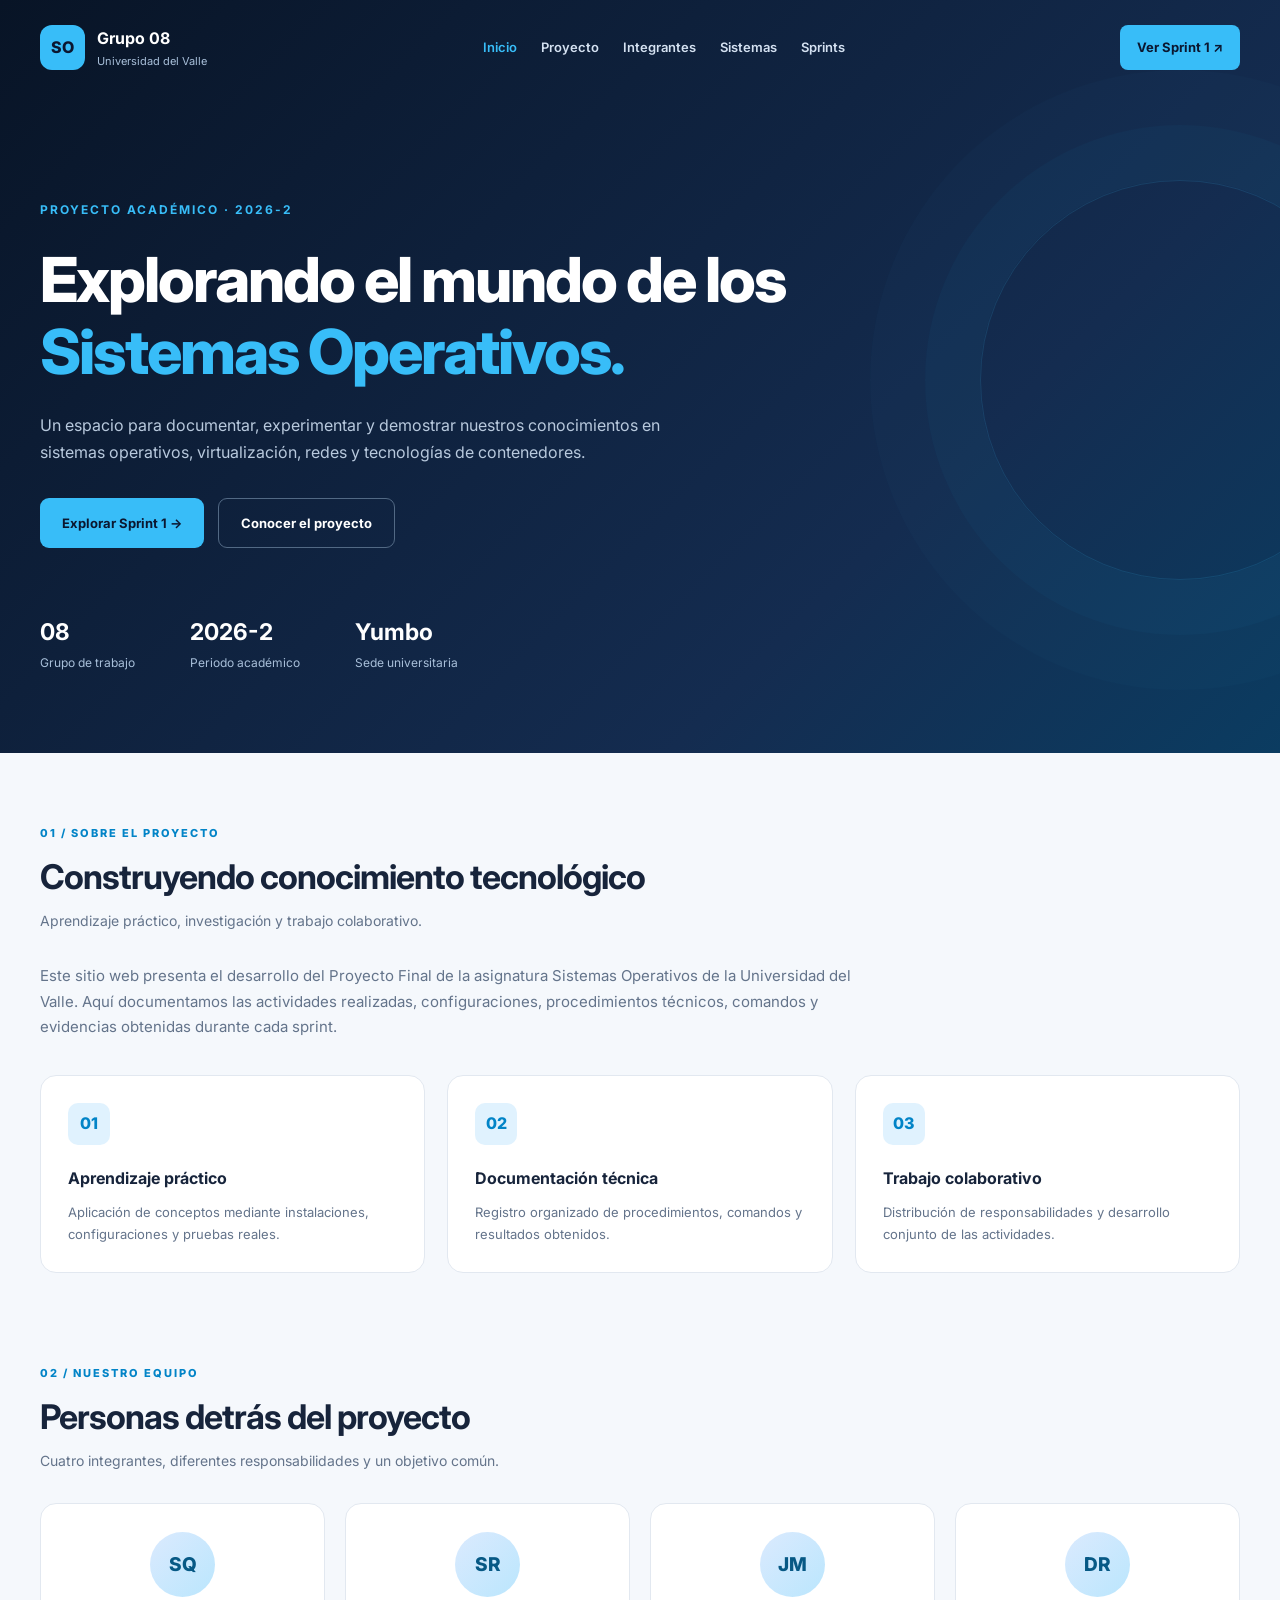
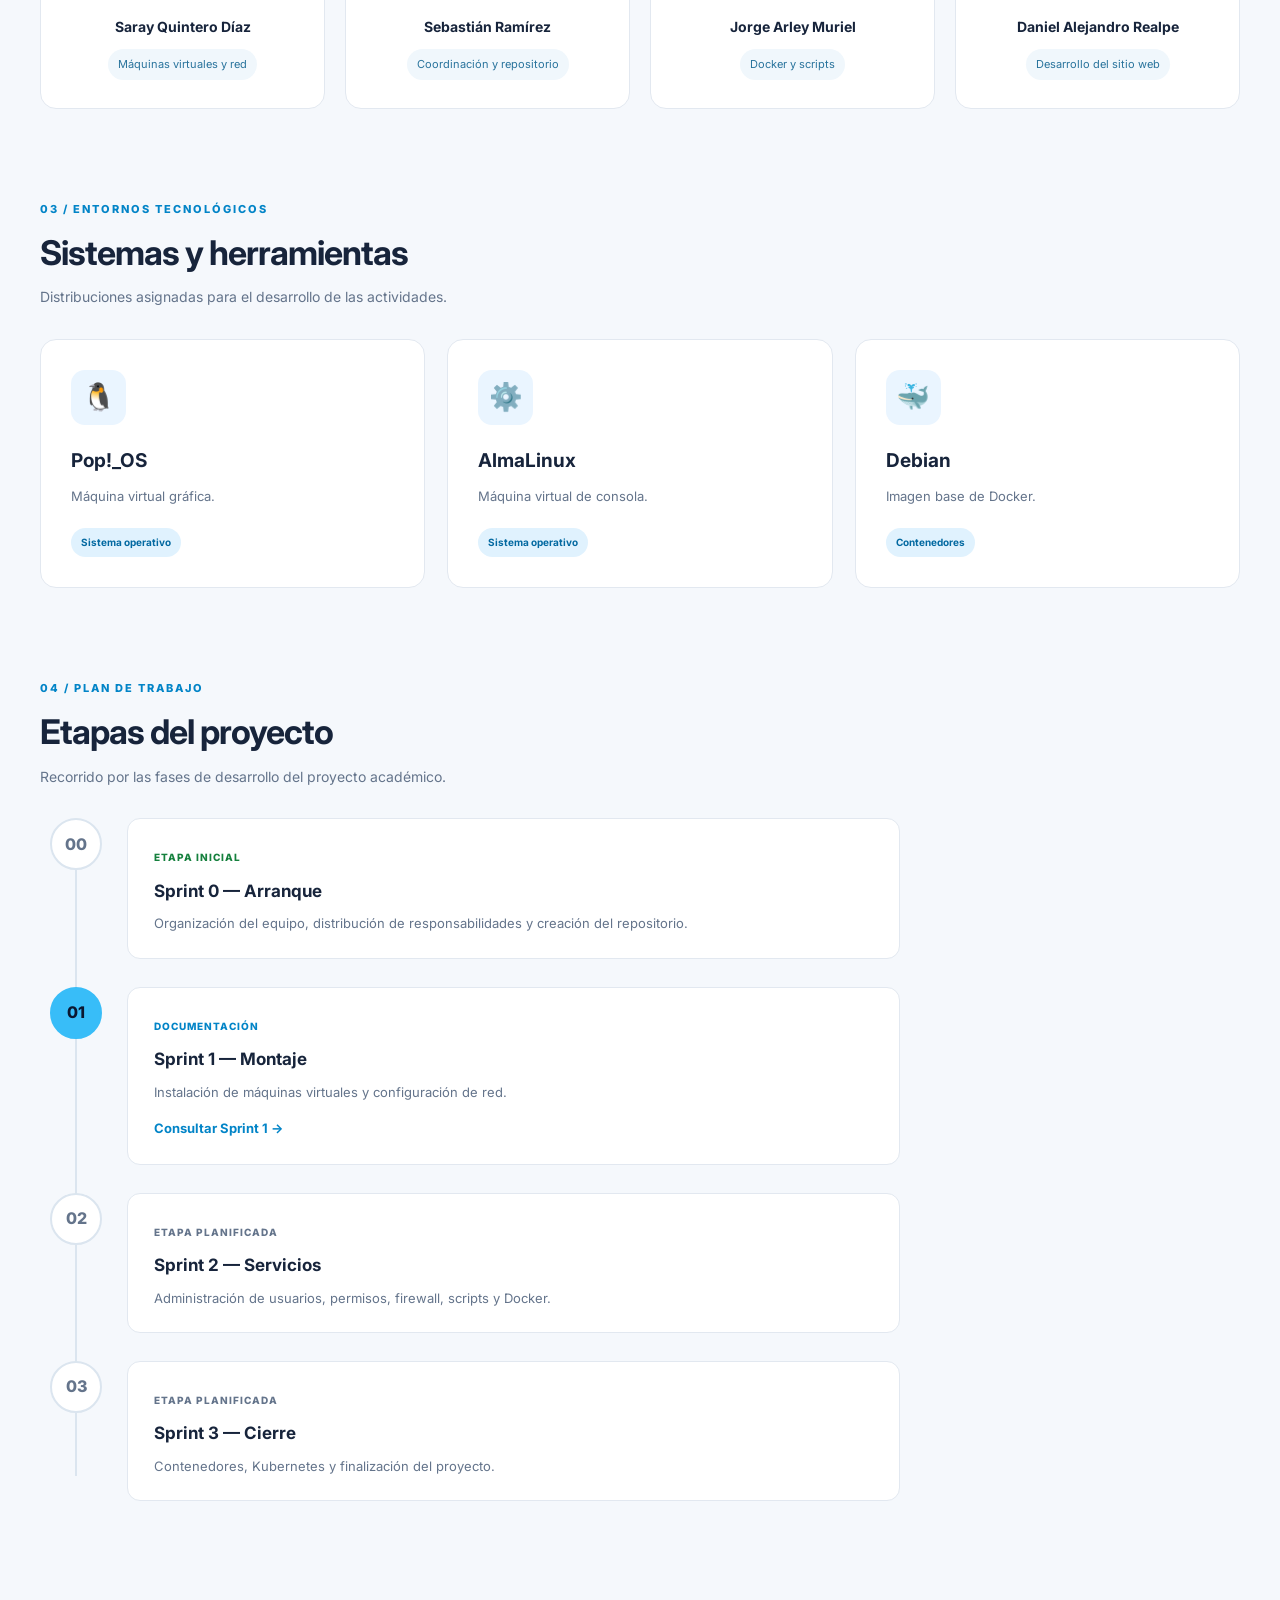
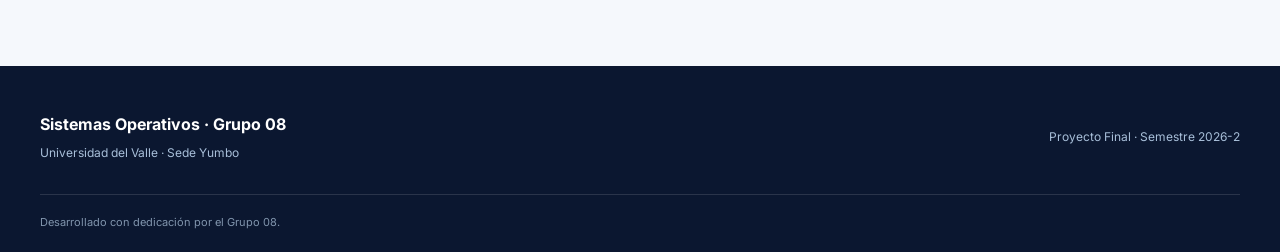
<file: docs/index.html>
<!DOCTYPE html>
<html lang="es">

<head>
    <meta charset="UTF-8">
    <meta name="viewport" content="width=device-width, initial-scale=1.0">

    <meta name="description"
        content="Proyecto Final de Sistemas Operativos de la Universidad del Valle. Grupo 08, semestre 2026-2.">

    <meta name="theme-color" content="#0b1730">

    <title>Sistemas Operativos | Grupo 08 - Universidad del Valle</title>

    <link rel="preconnect" href="https://fonts.googleapis.com">
    <link rel="preconnect" href="https://fonts.gstatic.com" crossorigin>

    <link href="https://fonts.googleapis.com/css2?family=Inter:wght@400;500;600;700;800&display=swap"
        rel="stylesheet">

    <link rel="stylesheet" href="css/estilos.css">
</head>

<body>

    <!-- NAVEGACIÓN PRINCIPAL -->
    <header class="hero" id="inicio">

        <nav class="navbar container" aria-label="Navegación principal">

            <a href="index.html" class="logo" aria-label="Inicio Grupo 08">
                <span class="logo-icon">SO</span>

                <span class="logo-text">
                    Grupo 08
                    <small>Universidad del Valle</small>
                </span>
            </a>

            <div class="nav-links">
                <a href="#inicio" class="active">Inicio</a>
                <a href="#proyecto">Proyecto</a>
                <a href="#equipo">Integrantes</a>
                <a href="#sistemas">Sistemas</a>
                <a href="#sprints">Sprints</a>
            </div>

            <a href="sprint1.html" class="nav-button">
                Ver Sprint 1 <span aria-hidden="true">↗</span>
            </a>

        </nav>

        <!-- PRESENTACIÓN -->
        <div class="hero-content container">

            <div class="hero-text">

                <span class="eyebrow">
                    PROYECTO ACADÉMICO · 2026-2
                </span>

                <h1>
                    Explorando el mundo de los
                    <span>Sistemas Operativos.</span>
                </h1>

                <p class="hero-description">
                    Un espacio para documentar, experimentar y demostrar
                    nuestros conocimientos en sistemas operativos,
                    virtualización, redes y tecnologías de contenedores.
                </p>

                <div class="hero-actions">

                    <a href="sprint1.html" class="btn btn-primary">
                        Explorar Sprint 1 →
                    </a>

                    <a href="#proyecto" class="btn btn-outline">
                        Conocer el proyecto
                    </a>

                </div>

            </div>

            <!-- INFORMACIÓN DEL PROYECTO -->
            <div class="hero-info">

                <div class="info-item">
                    <strong>08</strong>
                    <span>Grupo de trabajo</span>
                </div>

                <div class="info-item">
                    <strong>2026-2</strong>
                    <span>Periodo académico</span>
                </div>

                <div class="info-item">
                    <strong>Yumbo</strong>
                    <span>Sede universitaria</span>
                </div>

            </div>

        </div>

        <div class="hero-decoration" aria-hidden="true"></div>

    </header>


    <main class="container">

        <!-- DESCRIPCIÓN DEL PROYECTO -->
        <section class="section intro-section" id="proyecto">

            <div class="section-heading">

                <span class="section-label">01 / SOBRE EL PROYECTO</span>

                <h2>Construyendo conocimiento tecnológico</h2>

                <p>
                    Aprendizaje práctico, investigación y trabajo colaborativo.
                </p>

            </div>

            <p class="intro-text">
                Este sitio web presenta el desarrollo del Proyecto Final
                de la asignatura Sistemas Operativos de la Universidad
                del Valle. Aquí documentamos las actividades realizadas,
                configuraciones, procedimientos técnicos, comandos y
                evidencias obtenidas durante cada sprint.
            </p>

            <div class="feature-grid">

                <article class="feature-card">

                    <span class="feature-icon">01</span>

                    <h3>Aprendizaje práctico</h3>

                    <p>
                        Aplicación de conceptos mediante instalaciones,
                        configuraciones y pruebas reales.
                    </p>

                </article>

                <article class="feature-card">

                    <span class="feature-icon">02</span>

                    <h3>Documentación técnica</h3>

                    <p>
                        Registro organizado de procedimientos,
                        comandos y resultados obtenidos.
                    </p>

                </article>

                <article class="feature-card">

                    <span class="feature-icon">03</span>

                    <h3>Trabajo colaborativo</h3>

                    <p>
                        Distribución de responsabilidades y desarrollo
                        conjunto de las actividades.
                    </p>

                </article>

            </div>

        </section>


        <!-- INTEGRANTES -->
        <section class="section team-section" id="equipo">

            <div class="section-heading">

                <span class="section-label">02 / NUESTRO EQUIPO</span>

                <h2>Personas detrás del proyecto</h2>

                <p>
                    Cuatro integrantes, diferentes responsabilidades y
                    un objetivo común.
                </p>

            </div>

            <div class="team-grid">

                <article class="team-card">

                    <div class="avatar" aria-hidden="true">SQ</div>

                    <h3>Saray Quintero Díaz</h3>

                    <span class="role">
                        Máquinas virtuales y red
                    </span>

                </article>

                <article class="team-card">

                    <div class="avatar" aria-hidden="true">SR</div>

                    <h3>Sebastián Ramírez</h3>

                    <span class="role">
                        Coordinación y repositorio
                    </span>

                </article>

                <article class="team-card">

                    <div class="avatar" aria-hidden="true">JM</div>

                    <h3>Jorge Arley Muriel</h3>

                    <span class="role">
                        Docker y scripts
                    </span>

                </article>

                <article class="team-card">

                    <div class="avatar" aria-hidden="true">DR</div>

                    <h3>Daniel Alejandro Realpe</h3>

                    <span class="role">
                        Desarrollo del sitio web
                    </span>

                </article>

            </div>

        </section>


        <!-- SISTEMAS OPERATIVOS -->
        <section class="section systems-section" id="sistemas">

            <div class="section-heading">

                <span class="section-label">03 / ENTORNOS TECNOLÓGICOS</span>

                <h2>Sistemas y herramientas</h2>

                <p>
                    Distribuciones asignadas para el desarrollo de las actividades.
                </p>

            </div>

            <div class="systems-grid">

                <article class="system-card">

                    <div class="system-icon" aria-hidden="true">🐧</div>

                    <h3>Pop!_OS</h3>

                    <p>Máquina virtual gráfica.</p>

                    <span class="system-tag">Sistema operativo</span>

                </article>

                <article class="system-card">

                    <div class="system-icon" aria-hidden="true">⚙️</div>

                    <h3>AlmaLinux</h3>

                    <p>Máquina virtual de consola.</p>

                    <span class="system-tag">Sistema operativo</span>

                </article>

                <article class="system-card">

                    <div class="system-icon" aria-hidden="true">🐳</div>

                    <h3>Debian</h3>

                    <p>Imagen base de Docker.</p>

                    <span class="system-tag">Contenedores</span>

                </article>

            </div>

        </section>


        <!-- ETAPAS DEL PROYECTO -->
        <section class="section timeline-section" id="sprints">

            <div class="section-heading">

                <span class="section-label">04 / PLAN DE TRABAJO</span>

                <h2>Etapas del proyecto</h2>

                <p>
                    Recorrido por las fases de desarrollo del proyecto académico.
                </p>

            </div>

            <div class="timeline">

                <article class="timeline-item">

                    <span class="timeline-number">00</span>

                    <div class="timeline-content">

                        <span class="timeline-status completed">
                            ETAPA INICIAL
                        </span>

                        <h3>Sprint 0 — Arranque</h3>

                        <p>
                            Organización del equipo, distribución de
                            responsabilidades y creación del repositorio.
                        </p>

                    </div>

                </article>

                <article class="timeline-item current">

                    <span class="timeline-number">01</span>

                    <div class="timeline-content">

                        <span class="timeline-status in-progress">
                            DOCUMENTACIÓN
                        </span>

                        <h3>Sprint 1 — Montaje</h3>

                        <p>
                            Instalación de máquinas virtuales y
                            configuración de red.
                        </p>

                        <a href="sprint1.html" class="text-link">
                            Consultar Sprint 1 →
                        </a>

                    </div>

                </article>

                <article class="timeline-item">

                    <span class="timeline-number">02</span>

                    <div class="timeline-content">

                        <span class="timeline-status planned">
                            ETAPA PLANIFICADA
                        </span>

                        <h3>Sprint 2 — Servicios</h3>

                        <p>
                            Administración de usuarios, permisos,
                            firewall, scripts y Docker.
                        </p>

                    </div>

                </article>

                <article class="timeline-item">

                    <span class="timeline-number">03</span>

                    <div class="timeline-content">

                        <span class="timeline-status planned">
                            ETAPA PLANIFICADA
                        </span>

                        <h3>Sprint 3 — Cierre</h3>

                        <p>
                            Contenedores, Kubernetes y finalización
                            del proyecto.
                        </p>

                    </div>

                </article>

            </div>

        </section>

    </main>


    <!-- PIE DE PÁGINA -->
    <footer class="footer">

        <div class="footer-content container">

            <div>
                <h3>Sistemas Operativos · Grupo 08</h3>
                <p>Universidad del Valle · Sede Yumbo</p>
            </div>

            <p class="footer-copy">
                Proyecto Final · Semestre 2026-2
            </p>

        </div>

        <div class="footer-bottom container">
            Desarrollado con dedicación por el Grupo 08.
        </div>

    </footer>

</body>
</html>
</file>
<file: docs/css/estilos.css>
/* =========================================
   1. VARIABLES Y CONFIGURACIÓN GENERAL
========================================= */

:root {
    --primary: #0b1730;
    --secondary: #142746;
    --accent: #38bdf8;
    --accent-dark: #0284c7;

    --background: #f5f8fc;
    --white: #ffffff;

    --text: #17243b;
    --muted: #64748b;
    --border: #e2e8f0;

    --radius: 16px;
    --shadow: 0 8px 30px rgba(15, 35, 65, 0.06);
}

* {
    margin: 0;
    padding: 0;
    box-sizing: border-box;
}

html {
    scroll-behavior: smooth;
    scroll-padding-top: 30px;
}

body {
    font-family: 'Inter', sans-serif;
    background: var(--background);
    color: var(--text);
    line-height: 1.7;
}

a {
    text-decoration: none;
}

.container {
    width: min(1200px, calc(100% - 48px));
    margin-inline: auto;
}


/* =========================================
   2. ENCABEZADO Y NAVEGACIÓN
========================================= */

.hero {
    position: relative;
    overflow: hidden;
    min-height: 650px;

    background: linear-gradient(
        135deg,
        #081426 0%,
        #142c50 70%,
        #0b3c61 100%
    );

    color: var(--white);
}

.navbar {
    min-height: 95px;

    display: flex;
    justify-content: space-between;
    align-items: center;
    gap: 25px;

    position: relative;
    z-index: 2;
}

.logo {
    display: flex;
    align-items: center;
    gap: 12px;

    color: white;
    font-size: 16px;
    font-weight: 700;
}

.logo-icon {
    width: 45px;
    height: 45px;

    display: grid;
    place-items: center;

    background: var(--accent);
    color: var(--primary);

    border-radius: 12px;
    font-weight: 800;
}

.logo-text small {
    display: block;
    font-size: 11px;
    color: #a8bfd9;
    font-weight: 400;
}

.nav-links {
    display: flex;
    align-items: center;
    gap: 24px;
}

.nav-links a {
    color: #d4e1f1;
    font-size: 13px;
    font-weight: 600;
    transition: color 0.3s;
}

.nav-links a:hover,
.nav-links a.active {
    color: var(--accent);
}

.nav-button {
    padding: 11px 17px;
    background: var(--accent);
    color: var(--primary);

    border-radius: 8px;
    font-size: 13px;
    font-weight: 700;

    transition: all 0.3s;
}

.nav-button:hover {
    background: white;
    transform: translateY(-2px);
}


/* =========================================
   3. PRESENTACIÓN PRINCIPAL
========================================= */

.hero-content {
    position: relative;
    z-index: 1;
    padding-top: 100px;
    padding-bottom: 80px;
}

.hero-text {
    max-width: 800px;
}

.eyebrow {
    display: inline-block;

    color: var(--accent);
    font-size: 12px;
    font-weight: 700;
    letter-spacing: 2px;

    margin-bottom: 24px;
}

.hero h1 {
    font-size: clamp(36px, 5vw, 62px);
    line-height: 1.15;
    letter-spacing: -2px;
    font-weight: 800;
}

.hero h1 span {
    display: block;
    color: var(--accent);
}

.hero-description {
    max-width: 640px;
    margin-top: 25px;

    color: #b8c9dd;
    font-size: 16px;
}

.hero-actions {
    display: flex;
    flex-wrap: wrap;
    gap: 14px;
    margin-top: 32px;
}

.btn {
    display: inline-flex;
    align-items: center;
    justify-content: center;

    padding: 13px 22px;
    border-radius: 9px;

    font-size: 13px;
    font-weight: 700;

    transition: all 0.3s;
}

.btn-primary {
    background: var(--accent);
    color: var(--primary);
}

.btn-primary:hover {
    background: white;
    transform: translateY(-3px);
}

.btn-outline {
    border: 1px solid #526984;
    color: white;
}

.btn-outline:hover {
    background: #ffffff15;
    border-color: var(--accent);
}

.hero-info {
    display: flex;
    flex-wrap: wrap;
    gap: 55px;
    margin-top: 65px;
}

.info-item {
    display: flex;
    flex-direction: column;
}

.info-item strong {
    color: white;
    font-size: 23px;
}

.info-item span {
    color: #a8bfd9;
    font-size: 12px;
}

.hero-decoration {
    position: absolute;
    width: 400px;
    height: 400px;

    border: 1px solid #38bdf825;
    border-radius: 50%;

    right: -100px;
    top: 180px;

    box-shadow:
        0 0 0 55px #38bdf808,
        0 0 0 110px #38bdf805;

    pointer-events: none;
}


/* =========================================
   4. ESTRUCTURA DE SECCIONES
========================================= */

main {
    padding-top: 40px;
    padding-bottom: 80px;
}

.section {
    margin-bottom: 85px;
}

.section-heading {
    margin-bottom: 30px;
}

.section-label {
    color: var(--accent-dark);
    font-size: 11px;
    font-weight: 800;
    letter-spacing: 2px;
}

.section-heading h2 {
    margin-top: 10px;

    font-size: clamp(25px, 3vw, 34px);
    line-height: 1.3;
    letter-spacing: -1px;
}

.section-heading p {
    margin-top: 10px;
    color: var(--muted);
    font-size: 14px;
}


/* =========================================
   5. INTRODUCCIÓN Y CARACTERÍSTICAS
========================================= */

.intro-section {
    padding-top: 25px;
}

.intro-text {
    max-width: 850px;

    margin-bottom: 35px;

    color: var(--muted);
    font-size: 15px;
}

.feature-grid {
    display: grid;
    grid-template-columns: repeat(3, 1fr);
    gap: 22px;
}

.feature-card {
    padding: 27px;

    background: white;
    border: 1px solid var(--border);
    border-radius: var(--radius);

    transition: transform 0.3s, box-shadow 0.3s;
}

.feature-icon {
    width: 42px;
    height: 42px;

    display: grid;
    place-items: center;

    margin-bottom: 20px;

    background: #e0f2fe;
    color: var(--accent-dark);

    border-radius: 10px;
    font-weight: 800;
}

.feature-card h3 {
    margin-bottom: 9px;
    font-size: 16px;
}

.feature-card p {
    color: var(--muted);
    font-size: 13px;
}

.feature-card:hover {
    transform: translateY(-5px);
    box-shadow: var(--shadow);
}


/* =========================================
   6. INTEGRANTES
========================================= */

.team-grid {
    display: grid;
    grid-template-columns: repeat(4, 1fr);
    gap: 20px;
}

.team-card {
    padding: 28px 18px;

    background: white;
    border: 1px solid var(--border);
    border-radius: var(--radius);

    text-align: center;

    transition: transform 0.3s, box-shadow 0.3s;
}

.avatar {
    width: 65px;
    height: 65px;

    display: grid;
    place-items: center;

    margin: 0 auto 18px;

    background: linear-gradient(135deg, #dbeafe, #bae6fd);
    color: #075985;

    border-radius: 50%;
    font-size: 19px;
    font-weight: 800;
}

.team-card h3 {
    margin-bottom: 10px;
    font-size: 14px;
}

.role {
    display: inline-block;

    padding: 6px 10px;

    background: #f0f7fc;
    color: #28739c;

    border-radius: 20px;
    font-size: 11px;
}

.team-card:hover {
    transform: translateY(-5px);
    box-shadow: var(--shadow);
}


/* =========================================
   7. SISTEMAS OPERATIVOS
========================================= */

.systems-grid {
    display: grid;
    grid-template-columns: repeat(3, 1fr);
    gap: 22px;
}

.system-card {
    padding: 30px;

    background: white;
    border: 1px solid var(--border);
    border-radius: var(--radius);

    transition: transform 0.3s, box-shadow 0.3s;
}

.system-icon {
    width: 55px;
    height: 55px;

    display: grid;
    place-items: center;

    margin-bottom: 20px;

    background: #eaf5ff;
    border-radius: 14px;
    font-size: 27px;
}

.system-card h3 {
    margin-bottom: 8px;
    font-size: 19px;
}

.system-card p {
    margin-bottom: 20px;
    color: var(--muted);
    font-size: 13px;
}

.system-tag {
    display: inline-block;

    padding: 6px 10px;

    background: #e0f2fe;
    color: #0369a1;

    border-radius: 20px;
    font-size: 10px;
    font-weight: 700;
}

.system-card:hover {
    transform: translateY(-5px);
    box-shadow: var(--shadow);
}


/* =========================================
   8. CRONOGRAMA Y SPRINTS
========================================= */

.timeline {
    position: relative;
    max-width: 850px;
    margin-left: 10px;
}

.timeline::before {
    content: "";

    position: absolute;
    left: 25px;
    top: 25px;
    bottom: 25px;

    width: 2px;
    background: #dbe5ef;
}

.timeline-item {
    display: flex;
    gap: 25px;

    position: relative;
    margin-bottom: 28px;
}

.timeline-number {
    flex-shrink: 0;

    width: 52px;
    height: 52px;

    display: grid;
    place-items: center;

    z-index: 1;

    background: white;
    border: 2px solid #dbe5ef;
    border-radius: 50%;

    color: var(--muted);
    font-weight: 800;
}

.timeline-item.current .timeline-number {
    background: var(--accent);
    border-color: var(--accent);
    color: var(--primary);
}

.timeline-content {
    flex: 1;

    padding: 23px 26px;

    background: white;
    border: 1px solid var(--border);
    border-radius: 13px;
}

.timeline-content h3 {
    margin: 7px 0;
    font-size: 17px;
}

.timeline-content p {
    color: var(--muted);
    font-size: 13px;
}

.timeline-status {
    font-size: 10px;
    font-weight: 800;
    letter-spacing: 1px;
}

.completed {
    color: #15803d;
}

.in-progress {
    color: #0284c7;
}

.planned {
    color: #64748b;
}

.text-link {
    display: inline-block;

    margin-top: 14px;

    color: var(--accent-dark);
    font-size: 13px;
    font-weight: 700;

    transition: color 0.3s;
}

.text-link:hover {
    color: var(--primary);
}


/* =========================================
   9. PIE DE PÁGINA
========================================= */

.footer {
    padding: 45px 0 20px;

    background: var(--primary);
    color: white;
}

.footer-content {
    display: flex;
    justify-content: space-between;
    align-items: center;
    gap: 25px;
}

.footer-content h3 {
    margin-bottom: 5px;
    font-size: 16px;
}

.footer-content p {
    color: #a8bfd9;
    font-size: 12px;
}

.footer-bottom {
    margin-top: 30px;
    padding-top: 18px;

    border-top: 1px solid #ffffff20;

    color: #8195ad;
    font-size: 11px;
}


/* =========================================
   10. RESPONSIVE: TABLETAS
========================================= */

@media (max-width: 950px) {

    .navbar {
        flex-wrap: wrap;
        justify-content: center;
        padding-top: 20px;
        padding-bottom: 20px;
    }

    .nav-links {
        justify-content: center;
        flex-wrap: wrap;
        gap: 17px;
    }

    .team-grid {
        grid-template-columns: repeat(2, 1fr);
    }

    .hero-content {
        padding-top: 75px;
    }
}


/* =========================================
   11. RESPONSIVE: CELULARES
========================================= */

@media (max-width: 600px) {

    .container {
        width: calc(100% - 32px);
    }

    .hero {
        min-height: auto;
    }

    .navbar {
        gap: 17px;
    }

    .nav-links {
        gap: 12px;
    }

    .nav-links a {
        font-size: 11px;
    }

    .nav-button {
        padding: 9px 13px;
        font-size: 12px;
    }

    .hero-content {
        padding-top: 55px;
        padding-bottom: 60px;
    }

    .hero h1 {
        font-size: 37px;
        letter-spacing: -1px;
    }

    .hero-description {
        font-size: 14px;
    }

    .hero-info {
        gap: 25px;
        margin-top: 45px;
    }

    .info-item strong {
        font-size: 18px;
    }

    main {
        padding-top: 30px;
        padding-bottom: 50px;
    }

    .section {
        margin-bottom: 60px;
    }

    .feature-grid,
    .systems-grid,
    .team-grid {
        grid-template-columns: 1fr;
    }

    .timeline-item {
        gap: 14px;
    }

    .timeline-content {
        padding: 18px;
    }

    .footer-content {
        flex-direction: column;
        align-items: flex-start;
    }

}


/* =========================================
   12. ACCESIBILIDAD Y MOVIMIENTO
========================================= */

a:focus-visible {
    outline: 3px solid var(--accent);
    outline-offset: 4px;
}

@media (prefers-reduced-motion: reduce) {

    *,
    *::before,
    *::after {
        scroll-behavior: auto !important;
        transition-duration: 0.01ms !important;
        animation-duration: 0.01ms !important;
    }

}

/* =========================================
   13. ESTILOS DEL SPRINT 1
========================================= */

.sprint-page .hero {
    min-height: auto;
}

.sprint-page .hero-content {
    padding-top: 55px;
    padding-bottom: 65px;
}

.sprint-card {
    background: var(--white);
    border: 1px solid var(--border);
    border-radius: var(--radius);
    padding: 30px;
    margin-bottom: 30px;
    box-shadow: var(--shadow);
    overflow-x: auto;
}

.sprint-card h2 {
    color: var(--primary);
    font-size: 26px;
    margin-bottom: 20px;
    padding-bottom: 12px;
    border-bottom: 2px solid var(--accent);
}

.sprint-card h3 {
    color: var(--secondary);
    margin-top: 24px;
    margin-bottom: 12px;
}

.sprint-card p {
    margin-bottom: 12px;
}

.sprint-card a {
    color: var(--accent-dark);
}

.sprint-table {
    width: 100%;
    border-collapse: collapse;
    margin: 20px 0;
    font-size: 14px;
}

.sprint-table th {
    background: var(--primary);
    color: white;
    text-align: left;
}

.sprint-table th,
.sprint-table td {
    padding: 12px;
    border: 1px solid var(--border);
}

.sprint-table tr:nth-child(even) {
    background: var(--background);
}

.sprint-card pre {
    background: var(--primary);
    color: #e2e8f0;
    padding: 20px;
    border-radius: 10px;
    margin: 18px 0;
    overflow-x: auto;
    font-size: 14px;
}

.sprint-card figure {
    margin: 25px 0;
}

.sprint-card figure img {
    display: block;
    width: 100%;
    height: auto;
    border: 1px solid var(--border);
    border-radius: 10px;
}

.sprint-card figcaption {
    color: var(--muted);
    font-size: 13px;
    text-align: center;
    padding: 12px;
}

.sprint-card .pending {
    color: var(--muted);
    background: var(--background);
    border-left: 3px solid var(--accent);
    padding: 15px;
    margin-top: 20px;
}

.sprint-card iframe {
    width: 100%;
    aspect-ratio: 16 / 9;
    border: none;
    border-radius: 12px;
}

.sprint-page .footer .btn {
    margin-top: 15px;
    margin-right: 10px;
}

@media (max-width: 600px) {
    .sprint-card {
        padding: 18px;
    }

    .sprint-card h2 {
        font-size: 21px;
    }

    .sprint-table {
        font-size: 12px;
    }

    .sprint-table th,
    .sprint-table td {
        padding: 8px;
    }
}
</file>
